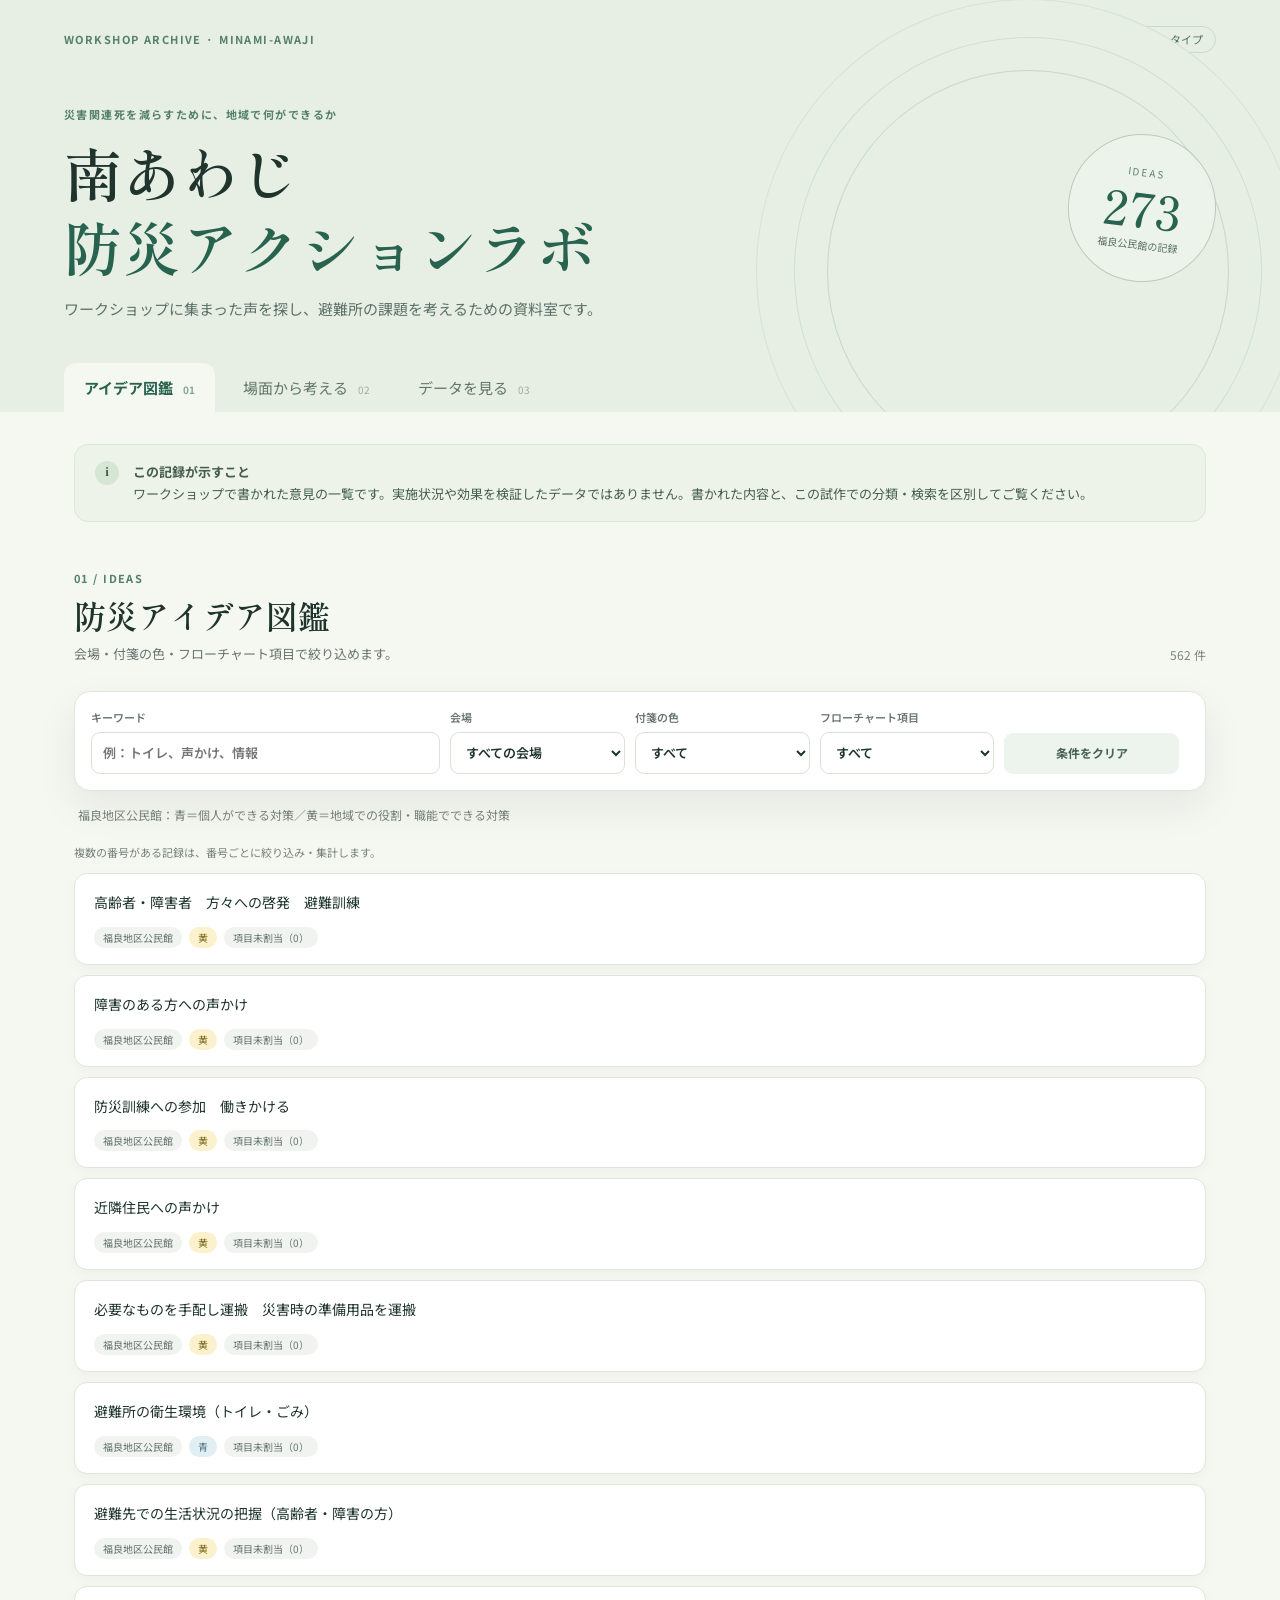
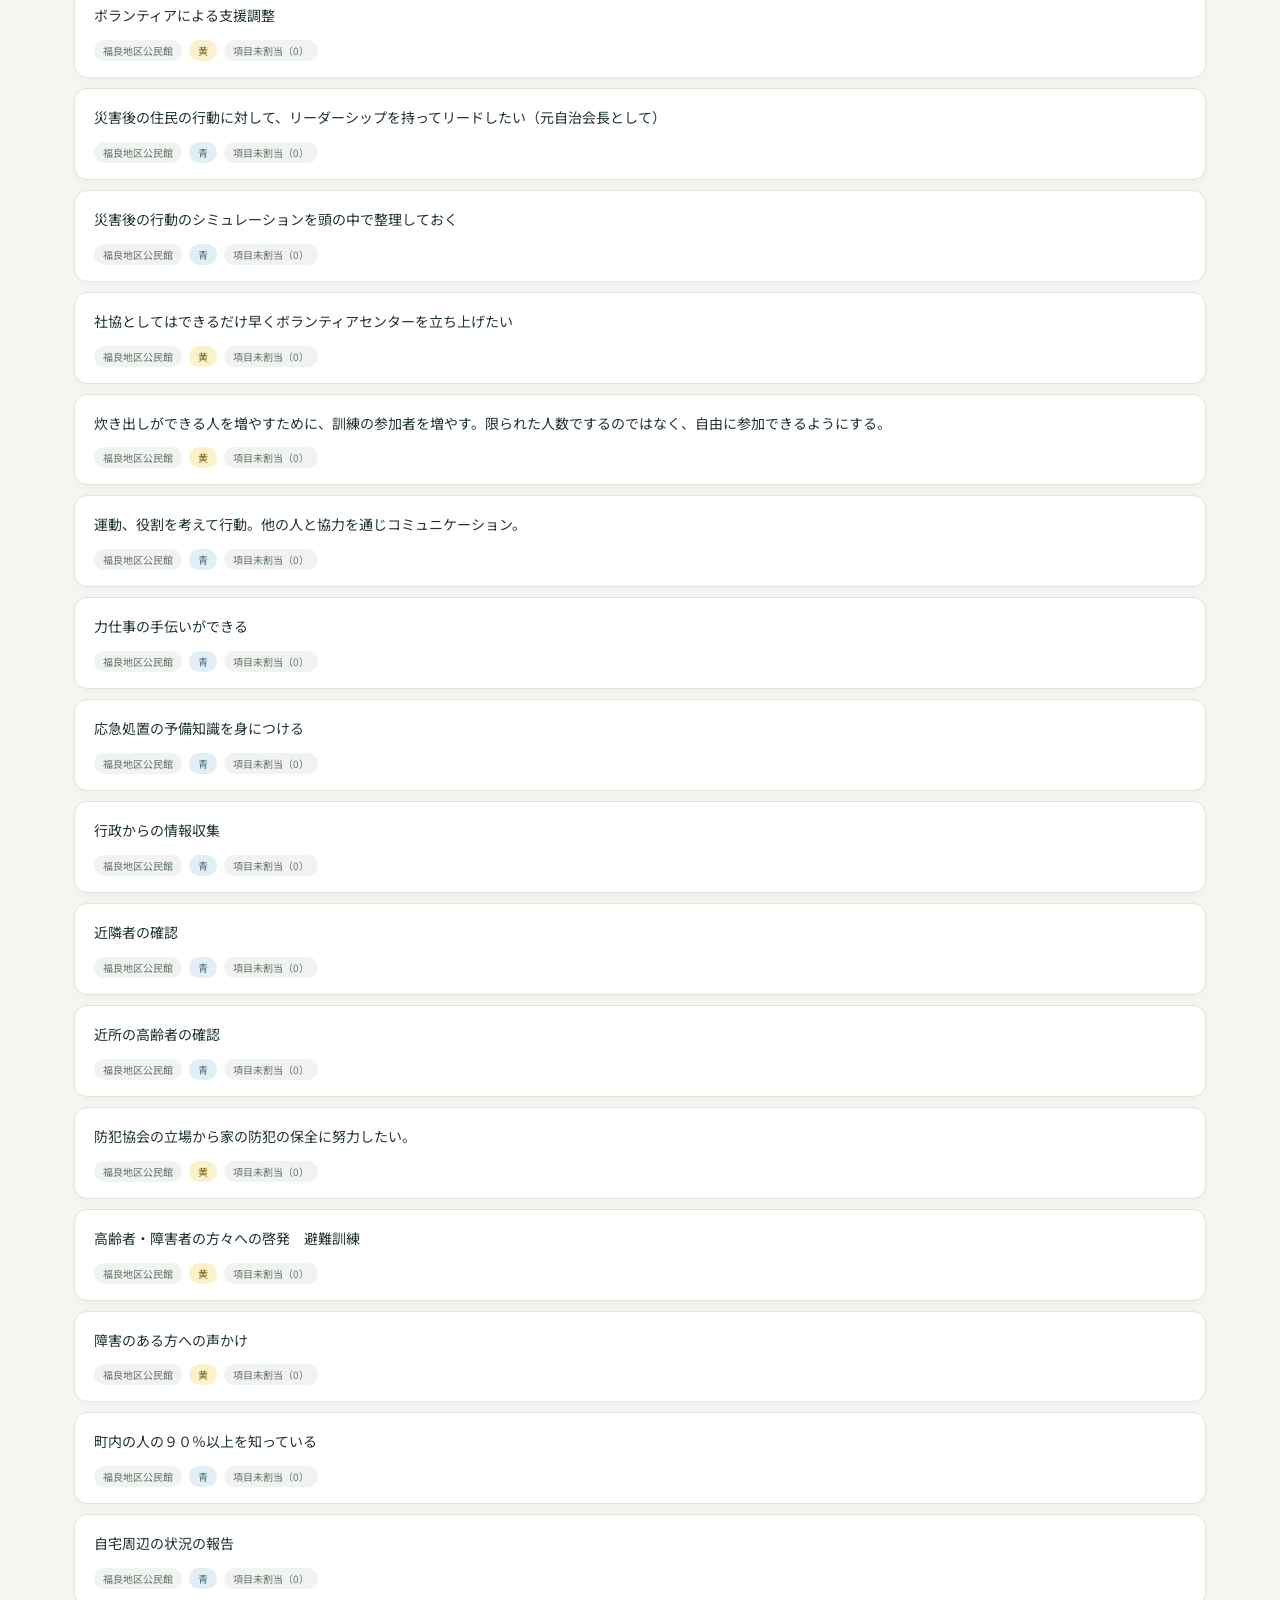
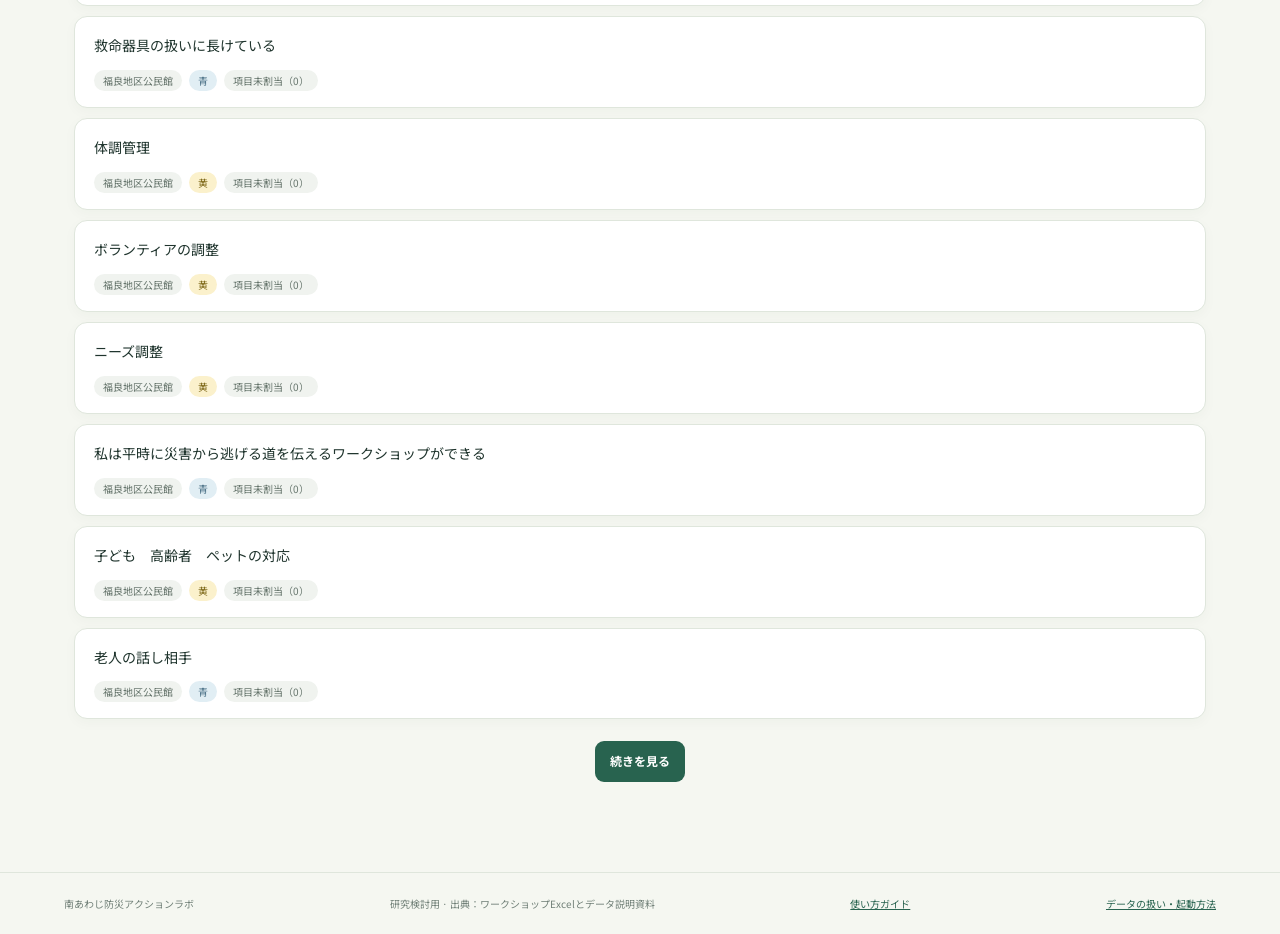
<file: index.html>
<!doctype html>
<html lang="ja">
<head>
  <meta charset="utf-8">
  <meta name="viewport" content="width=device-width, initial-scale=1">
  <meta name="theme-color" content="#f5f7f1">
  <title>南あわじ防災アクションラボ</title>
  <link rel="stylesheet" href="styles.css">
</head>
<body>
  <header class="hero">
    <div class="hero-top"><span class="eyebrow">WORKSHOP ARCHIVE · MINAMI-AWAJI</span><div class="hero-links"><a href="guide.html">使い方ガイド</a><span class="version">研究用プロトタイプ</span></div></div>
    <div class="hero-content"><div><p class="kicker">災害関連死を減らすために、地域で何ができるか</p><h1>南あわじ<br><em>防災アクションラボ</em></h1><p class="intro">ワークショップに集まった声を探し、避難所の課題を考えるための資料室です。</p></div><div class="hero-stamp"><span>IDEAS</span><b>273</b><small>福良公民館の記録</small></div></div>
    <nav class="tabs" aria-label="メインメニュー"><button class="tab active" data-page="ideas">アイデア図鑑 <span>01</span></button><button class="tab" data-page="scenario">場面から考える <span>02</span></button><button class="tab" data-page="analysis">データを見る <span>03</span></button></nav>
  </header>
  <main>
    <section class="notice"><span class="notice-mark">i</span><p><b>この記録が示すこと</b><br>ワークショップで書かれた意見の一覧です。実施状況や効果を検証したデータではありません。書かれた内容と、この試作での分類・検索を区別してご覧ください。</p></section>
    <section id="page-ideas" class="page active">
      <div class="section-heading"><div><span class="eyebrow">01 / IDEAS</span><h2>防災アイデア図鑑</h2><p>会場・付箋の色・フローチャート項目で絞り込めます。</p></div><span class="record-total" id="idea-count"></span></div>
      <div class="filters"><label class="search-label">キーワード<input id="search" type="search" placeholder="例：トイレ、声かけ、情報" autocomplete="off"></label><label>会場<select id="venue-filter"></select></label><label>付箋の色<select id="color-filter"><option value="">すべて</option></select></label><label>フローチャート項目<select id="flow-filter"><option value="">すべて</option></select></label><button id="clear-filters" class="button subtle">条件をクリア</button></div>
      <p class="color-note" id="color-help"></p><p class="microcopy" id="flow-note"></p><div id="idea-list" class="idea-list" aria-live="polite"></div><button id="load-more" class="button load-more">続きを見る</button>
    </section>
    <section id="page-scenario" class="page">
      <div class="section-heading"><div><span class="eyebrow">02 / THINK THROUGH</span><h2>場面から考える</h2><p>避難所で起こりうる課題をひとつ選び、記録の中に関連する言葉を探します。</p></div></div>
      <div class="scenario-layout"><div class="scenario-picker"><span class="eyebrow">CHOOSE A CHALLENGE</span><div id="scenario-options" class="scenario-options"></div><p class="microcopy">「関連する記録」は、選んだ場面に設定した語が記録文に含まれるものを表示します。語の選定は試作上の編集判断です。</p></div><div class="scenario-result"><div class="result-label">WORKSHOP NOTES</div><h3 id="scenario-title">場面を選んでください</h3><div id="scenario-list" class="idea-list"></div></div></div>
    </section>
    <section id="page-analysis" class="page">
      <div class="section-heading"><div><span class="eyebrow">03 / DATA OVERVIEW</span><h2>記録の分布を見る</h2><p>空欄を除いた記録数です。色の意味や記録項目は会場ごとに異なります。</p></div></div>
      <div class="dashboard-controls"><label>会場<select id="dashboard-venue"></select></label><span class="dashboard-count" id="dashboard-total"></span></div>
      <div class="chart-grid"><article class="chart-card"><h3>会場ごとの記録数</h3><p class="chart-sub">空白の文言行を除いた記録行数です。</p><div id="chart-venues" class="bars"></div></article><article class="chart-card"><h3>付箋の色・記録区分</h3><p class="chart-sub" id="chart-color-sub"></p><div id="chart-colors" class="bars"></div></article><article class="chart-card wide"><h3>フローチャート項目</h3><p class="chart-sub">複数項目に対応する記録は項目ごとに数えます。福良公民館の「0」は項目番号として扱わず、未割当（0）にまとめています。福良小学校の「不明」は独立した区分として数えます。</p><div id="chart-flow" class="bars compact"></div></article></div>
      <details class="methods"><summary>集計と読み方について</summary><ul><li>タブ付きの代替シートは重複を避けるため使わず、原シートを会場ごとに1つ採用しました。</li><li>繰り返し出た意見は統合せず、記録行をそのまま数えています。</li><li>空白の文言行は除外しました。分類欄の空欄は未記入として表示します。</li><li>会場間で付箋の色の意味は異なります。同じ色を同じ意味として比較しません。</li></ul></details>
    </section>
  </main>
  <footer><span>南あわじ防災アクションラボ</span><span>研究検討用 · 出典：ワークショップExcelとデータ説明資料</span><a href="guide.html">使い方ガイド</a><a href="README.md">データの扱い・起動方法</a></footer>
  <script src="data.js"></script><script src="fukura-school-flow.js"></script><script src="app.js"></script>
</body>
</html>
</file>
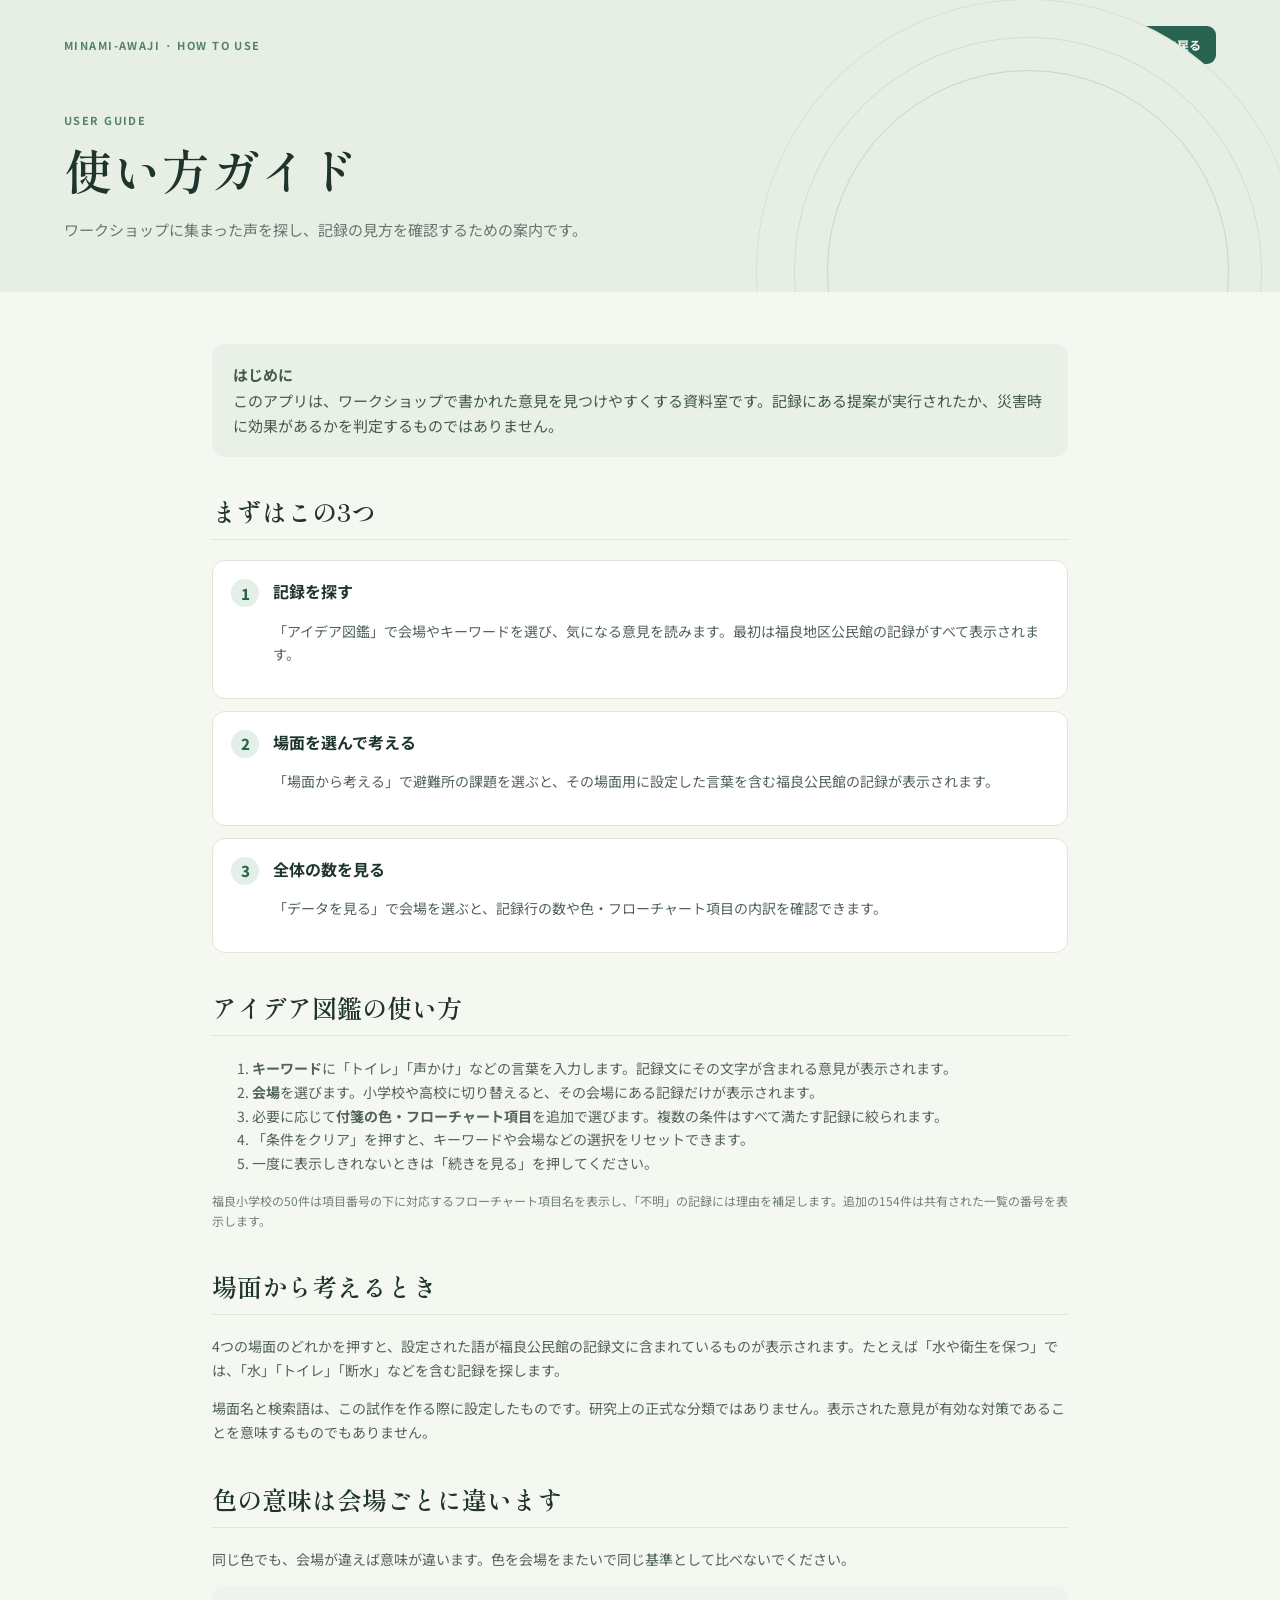
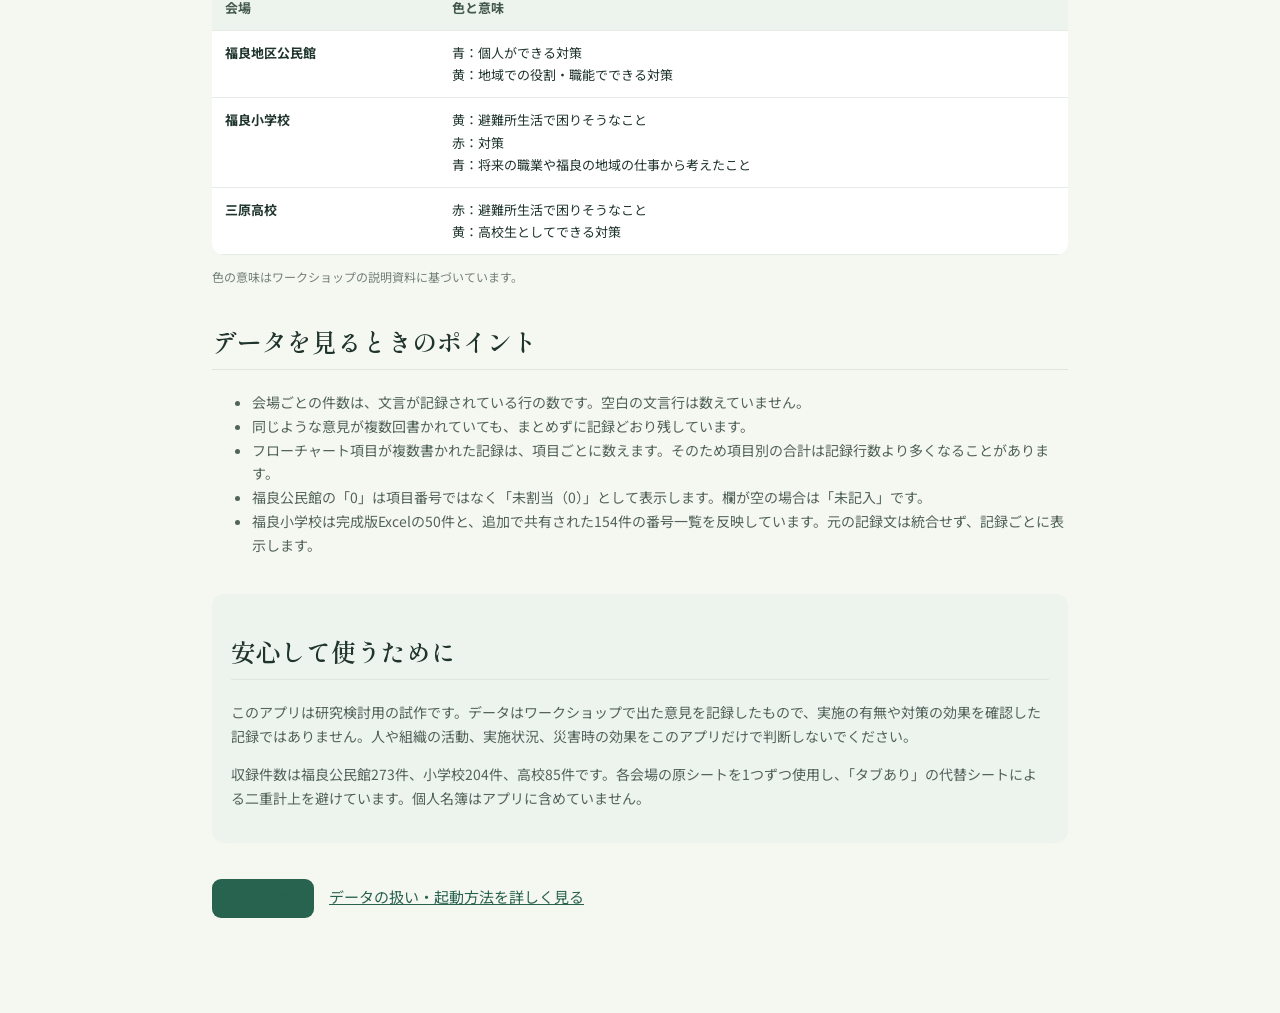
<file: guide.html>
<!doctype html>
<html lang="ja">
<head>
  <meta charset="utf-8">
  <meta name="viewport" content="width=device-width, initial-scale=1">
  <title>使い方ガイド｜南あわじ防災アクションラボ</title>
  <link rel="stylesheet" href="styles.css">
  <style>
    .guide-wrap{max-width:900px;margin:0 auto;padding:30px 22px 80px}.guide-top{display:flex;justify-content:space-between;align-items:center;gap:12px}.back-link{display:inline-block;background:#28634f;color:#fff;text-decoration:none;padding:9px 15px;border-radius:9px;font-weight:700;font-size:12px}.guide-title{margin:42px 0 30px}.guide-title h1{font:600 clamp(31px,5vw,48px)/1.35 'Shippori Mincho',serif;margin:5px 0 12px}.guide-title p{color:#68766f}.guide-callout{background:#e8f0e7;padding:18px 21px;border-radius:13px;margin:22px 0 35px;color:#43594b}.guide-section{margin:36px 0}.guide-section h2{font:600 25px 'Shippori Mincho',serif;border-bottom:1px solid #dfe6dc;padding-bottom:10px}.guide-section h3{font-size:16px;margin:23px 0 7px}.guide-section p,.guide-section li{font-size:14px;color:#52635a}.guide-steps{counter-reset:steps;display:grid;gap:12px}.guide-step{background:#fff;border:1px solid #dfe6dc;padding:17px 19px 17px 60px;border-radius:13px;position:relative}.guide-step:before{counter-increment:steps;content:counter(steps);position:absolute;left:18px;top:18px;width:28px;height:28px;display:grid;place-items:center;border-radius:50%;background:#e4f0e7;color:#28634f;font-weight:800}.guide-step h3{margin:0 0 4px}.guide-section table{border-collapse:collapse;width:100%;background:#fff;border-radius:12px;overflow:hidden;font-size:13px}.guide-section th,.guide-section td{padding:11px 13px;border-bottom:1px solid #e6ebe5;text-align:left;vertical-align:top}.guide-section th{background:#edf3ed;color:#43594b}.guide-section td:first-child{white-space:nowrap;font-weight:700}.guide-small{font-size:12px!important;color:#718078!important}.guide-end{padding:19px;background:#edf3ed;border-radius:13px}.guide-wrap a{color:#28634f}@media(max-width:600px){.guide-wrap{padding:19px 15px 55px}.guide-title{margin-top:30px}.guide-section table{font-size:11px}.guide-section th,.guide-section td{padding:8px 7px}.guide-section td:first-child{white-space:normal}}
  </style>
</head>
<body>
  <header class="hero" style="padding-bottom:20px">
    <div class="guide-top"><span class="eyebrow">MINAMI-AWAJI · HOW TO USE</span><a class="back-link" href="index.html">アプリに戻る</a></div>
    <div class="guide-title"><span class="eyebrow">USER GUIDE</span><h1>使い方ガイド</h1><p>ワークショップに集まった声を探し、記録の見方を確認するための案内です。</p></div>
  </header>
  <main class="guide-wrap">
    <div class="guide-callout"><b>はじめに</b><br>このアプリは、ワークショップで書かれた意見を見つけやすくする資料室です。記録にある提案が実行されたか、災害時に効果があるかを判定するものではありません。</div>
    <section class="guide-section">
      <h2>まずはこの3つ</h2>
      <div class="guide-steps">
        <article class="guide-step"><h3>記録を探す</h3><p>「アイデア図鑑」で会場やキーワードを選び、気になる意見を読みます。最初は福良地区公民館の記録がすべて表示されます。</p></article>
        <article class="guide-step"><h3>場面を選んで考える</h3><p>「場面から考える」で避難所の課題を選ぶと、その場面用に設定した言葉を含む福良公民館の記録が表示されます。</p></article>
        <article class="guide-step"><h3>全体の数を見る</h3><p>「データを見る」で会場を選ぶと、記録行の数や色・フローチャート項目の内訳を確認できます。</p></article>
      </div>
    </section>
    <section class="guide-section">
      <h2>アイデア図鑑の使い方</h2>
      <ol>
        <li><b>キーワード</b>に「トイレ」「声かけ」などの言葉を入力します。記録文にその文字が含まれる意見が表示されます。</li>
        <li><b>会場</b>を選びます。小学校や高校に切り替えると、その会場にある記録だけが表示されます。</li>
        <li>必要に応じて<b>付箋の色・フローチャート項目</b>を追加で選びます。複数の条件はすべて満たす記録に絞られます。</li>
        <li>「条件をクリア」を押すと、キーワードや会場などの選択をリセットできます。</li>
        <li>一度に表示しきれないときは「続きを見る」を押してください。</li>
      </ol>
      <p class="guide-small">福良小学校の50件は項目番号の下に対応するフローチャート項目名を表示し、「不明」の記録には理由を補足します。追加の154件は共有された一覧の番号を表示します。</p>
    </section>
    <section class="guide-section">
      <h2>場面から考えるとき</h2>
      <p>4つの場面のどれかを押すと、設定された語が福良公民館の記録文に含まれているものが表示されます。たとえば「水や衛生を保つ」では、「水」「トイレ」「断水」などを含む記録を探します。</p>
      <p>場面名と検索語は、この試作を作る際に設定したものです。研究上の正式な分類ではありません。表示された意見が有効な対策であることを意味するものでもありません。</p>
    </section>
    <section class="guide-section">
      <h2>色の意味は会場ごとに違います</h2>
      <p>同じ色でも、会場が違えば意味が違います。色を会場をまたいで同じ基準として比べないでください。</p>
      <table><thead><tr><th>会場</th><th>色と意味</th></tr></thead><tbody>
        <tr><td>福良地区公民館</td><td>青：個人ができる対策<br>黄：地域での役割・職能でできる対策</td></tr>
        <tr><td>福良小学校</td><td>黄：避難所生活で困りそうなこと<br>赤：対策<br>青：将来の職業や福良の地域の仕事から考えたこと</td></tr>
        <tr><td>三原高校</td><td>赤：避難所生活で困りそうなこと<br>黄：高校生としてできる対策</td></tr>
      </tbody></table>
      <p class="guide-small">色の意味はワークショップの説明資料に基づいています。</p>
    </section>
    <section class="guide-section">
      <h2>データを見るときのポイント</h2>
      <ul>
        <li>会場ごとの件数は、文言が記録されている行の数です。空白の文言行は数えていません。</li>
        <li>同じような意見が複数回書かれていても、まとめずに記録どおり残しています。</li>
        <li>フローチャート項目が複数書かれた記録は、項目ごとに数えます。そのため項目別の合計は記録行数より多くなることがあります。</li>
        <li>福良公民館の「0」は項目番号ではなく「未割当（0）」として表示します。欄が空の場合は「未記入」です。</li>
         <li>福良小学校は完成版Excelの50件と、追加で共有された154件の番号一覧を反映しています。元の記録文は統合せず、記録ごとに表示します。</li>
      </ul>
    </section>
    <section class="guide-section guide-end">
      <h2>安心して使うために</h2>
      <p>このアプリは研究検討用の試作です。データはワークショップで出た意見を記録したもので、実施の有無や対策の効果を確認した記録ではありません。人や組織の活動、実施状況、災害時の効果をこのアプリだけで判断しないでください。</p>
      <p>収録件数は福良公民館273件、小学校204件、高校85件です。各会場の原シートを1つずつ使用し、「タブあり」の代替シートによる二重計上を避けています。個人名簿はアプリに含めていません。</p>
    </section>
    <p><a class="back-link" href="index.html">アプリに戻る</a>　<a href="README.md">データの扱い・起動方法を詳しく見る</a></p>
  </main>
</body>
</html>
</file>
<file: styles.css>
@import url('https://fonts.googleapis.com/css2?family=Noto+Sans+JP:wght@400;500;600;700;800&family=Shippori+Mincho:wght@500;600;700&display=swap');
.hero-links{display:flex;align-items:center;gap:14px}.hero-links a{color:var(--green);letter-spacing:0;font-weight:700}
:root{--ink:#1f342d;--muted:#68766f;--paper:#f5f7f1;--white:#fff;--line:#dfe6dc;--green:#28634f;--mint:#e4f0e7;--orange:#df8359;--yellow:#f5d865;--blue:#9bbdd2;--red:#e9a18d;--shadow:0 16px 42px #16372a12}*{box-sizing:border-box}[hidden]{display:none!important}body{margin:0;background:var(--paper);color:var(--ink);font-family:'Noto Sans JP',sans-serif;font-size:15px;line-height:1.7}.hero{background:#e7efe5;padding:26px max(5vw,24px) 0;position:relative;overflow:hidden}.hero:after{content:'';position:absolute;width:400px;height:400px;border-radius:50%;border:1px solid #c6d9cb;right:4%;top:70px;box-shadow:0 0 0 32px #e7efe5,0 0 0 33px #cfdfd1,0 0 0 70px #e7efe5,0 0 0 71px #d5e2d5;pointer-events:none}.hero-top,.hero-content,.tabs{max-width:1180px;margin:auto}.hero-top{display:flex;justify-content:space-between;align-items:center;font-size:11px;letter-spacing:.12em;color:#557266}.version{border:1px solid #cbdacf;border-radius:50px;padding:3px 12px;letter-spacing:0}.hero-content{min-height:310px;display:flex;align-items:center;justify-content:space-between;position:relative;z-index:1;padding:34px 0}.kicker,.eyebrow{font-size:11px;font-weight:700;letter-spacing:.13em;color:#54806c}.hero h1{font:600 clamp(34px,5vw,58px)/1.28 'Shippori Mincho',serif;letter-spacing:.02em;margin:8px 0 12px}.hero h1 em{font-style:normal;color:var(--green)}.intro{color:#5d7168;margin:0}.hero-stamp{width:148px;height:148px;border:1px solid #b6ccbb;border-radius:50%;display:flex;flex-direction:column;align-items:center;justify-content:center;transform:rotate(7deg);background:#edf4ecdd}.hero-stamp span{font-size:10px;letter-spacing:.18em;color:#62816e}.hero-stamp b{font:500 47px 'Shippori Mincho',serif;color:var(--green);line-height:1.2}.hero-stamp small{font-size:10px;color:#607469}.tabs{display:flex;gap:8px;position:relative;z-index:2}.tab{font:inherit;border:0;background:transparent;padding:12px 20px;color:#62766a;cursor:pointer;border-radius:12px 12px 0 0}.tab span{font-size:10px;opacity:.55;margin-left:7px}.tab.active{background:var(--paper);color:var(--green);font-weight:700}main{max-width:1180px;margin:32px auto 90px;padding:0 24px}.notice{display:flex;gap:14px;background:#edf3e9;border:1px solid #dbe7d9;padding:16px 20px;border-radius:14px;color:#455e50;font-size:13px;margin-bottom:42px}.notice p{margin:0}.notice-mark{flex:0 0 24px;height:24px;border-radius:50%;background:#d5e6d5;text-align:center;font-family:serif;font-weight:bold}.page{display:none}.page.active{display:block}.section-heading{display:flex;justify-content:space-between;align-items:flex-end;margin-bottom:26px}.section-heading h2{font:600 32px 'Shippori Mincho',serif;margin:2px 0 5px}.section-heading p{margin:0;color:var(--muted);font-size:13px}.record-total{color:#77867c;font-size:12px}.filters{display:grid;grid-template-columns:2fr repeat(4,1fr) auto;align-items:end;gap:10px;padding:16px;background:white;border:1px solid var(--line);border-radius:16px;box-shadow:var(--shadow)}label{display:flex;flex-direction:column;gap:5px;color:#68766f;font-size:11px;font-weight:600}input,select{height:42px;border:1px solid #d9e2d9;border-radius:9px;padding:0 11px;font:inherit;font-size:13px;color:var(--ink);background:#fff;min-width:0}input:focus,select:focus,button:focus-visible,a:focus-visible,summary:focus-visible{outline:3px solid #92c6a5;outline-offset:2px}.button{font:inherit;cursor:pointer;border:0;border-radius:9px;padding:10px 15px;font-size:12px;font-weight:700}.subtle{background:#edf3ed;color:#486353}.color-note{font-size:12px;color:#758179;margin:14px 4px 18px}.idea-list{display:grid;gap:10px}.idea-card{background:white;border:1px solid var(--line);border-radius:13px;padding:16px 19px;box-shadow:0 4px 13px #183a2b08}.idea-text{font-size:14px;line-height:1.85;white-space:pre-wrap;overflow-wrap:anywhere}.idea-meta{display:flex;flex-wrap:wrap;gap:7px;margin-top:11px}.tag{font-size:10px;border-radius:30px;padding:2px 9px;background:#f0f3ef;color:#66756c}.tag.color-青{background:#e1eef4;color:#52778c}.tag.color-黄{background:#fbf1cc;color:#806b1c}.tag.color-赤{background:#f7e5df;color:#945e4a}.empty{background:#fff;border:1px dashed #cad8ca;padding:30px;text-align:center;color:#718076;border-radius:12px}.load-more{display:block;background:var(--green);color:white;margin:22px auto}.scenario-layout{display:grid;grid-template-columns:330px 1fr;gap:20px}.scenario-picker,.scenario-result{background:#fff;border:1px solid var(--line);border-radius:18px;padding:23px;box-shadow:var(--shadow)}.scenario-options{display:grid;gap:9px;margin:14px 0}.scenario-option{font:inherit;text-align:left;padding:12px 14px;background:#f6f8f5;border:1px solid #e3e9e2;border-radius:11px;cursor:pointer;color:var(--ink)}.scenario-option small{display:block;color:#738078;font-size:10px}.scenario-option.selected{background:#e6f1e8;border-color:#a9cbb1;color:#245840}.microcopy,.chart-sub{font-size:11px;color:#77837b;line-height:1.7}.result-label{font-size:10px;letter-spacing:.14em;color:#7e9184;font-weight:bold}.scenario-result h3{font:600 22px 'Shippori Mincho',serif;margin:4px 0 18px}.dashboard-controls{display:flex;align-items:end;gap:18px;background:#fff;border:1px solid var(--line);padding:14px 18px;border-radius:13px;margin-bottom:18px}.dashboard-controls label{width:min(330px,60%)}.dashboard-count{font-size:13px;color:#64766a;padding-bottom:9px}.chart-grid{display:grid;grid-template-columns:1fr 1fr;gap:14px}.chart-card{background:#fff;border:1px solid var(--line);border-radius:16px;padding:21px;min-width:0}.chart-card h3{font:600 17px 'Shippori Mincho',serif;margin:0}.chart-sub{margin:4px 0 14px;min-height:36px}.chart-card.wide{grid-column:1/-1}.bars{display:grid;gap:9px}.bar-row{display:grid;grid-template-columns:minmax(100px,150px) 1fr 44px;align-items:center;gap:10px;font-size:11px}.bar-label{overflow-wrap:anywhere;color:#586b60}.bar-track{height:10px;background:#eff3ee;border-radius:9px;overflow:hidden}.bar-fill{height:100%;border-radius:9px;background:#79a889;min-width:0}.bar-fill.blue{background:#8db6c8}.bar-fill.yellow{background:#e4c75a}.bar-fill.red{background:#dd9179}.bar-fill.gray{background:#b9c5bb}.bar-value{text-align:right;color:#718078;font-variant-numeric:tabular-nums}.compact{grid-template-columns:1fr 1fr;gap:10px 28px}.methods{background:#eef3ed;border-radius:12px;margin-top:18px;padding:14px 18px;color:#52645a;font-size:12px}.methods summary{cursor:pointer;font-weight:700}.methods li{margin:5px 0}footer{border-top:1px solid var(--line);display:flex;justify-content:space-between;gap:15px;flex-wrap:wrap;padding:22px max(5vw,24px);font-size:10px;color:#718078}footer a{color:var(--green)}@media(max-width:850px){.filters{grid-template-columns:repeat(3,1fr)}.filters .search-label{grid-column:span 2}.scenario-layout{grid-template-columns:1fr}.hero:after{right:-220px}.hero-content{min-height:280px}.chart-grid{grid-template-columns:1fr}.chart-card.wide{grid-column:auto}.compact{grid-template-columns:1fr}}@media(max-width:560px){body{font-size:14px}.hero{padding:17px 18px 0}.hero-top{font-size:9px}.hero-content{min-height:250px;padding:25px 0}.hero h1{font-size:37px}.hero-stamp{width:100px;height:100px}.hero-stamp b{font-size:34px}.hero-stamp small{font-size:8px}.tabs{gap:0;margin:0 -4px}.tab{font-size:11px;padding:11px 9px;flex:1}.tab span{display:none}main{padding:0 15px;margin-top:22px}.section-heading h2{font-size:27px}.section-heading p{font-size:12px}.filters{grid-template-columns:1fr 1fr;padding:12px}.filters .search-label{grid-column:1/-1}.filters label:last-of-type{grid-column:1/-1}.filters .button{grid-column:1/-1}.idea-card{padding:13px}.idea-text{font-size:13px}.scenario-picker,.scenario-result{padding:17px}.bar-row{grid-template-columns:90px 1fr 35px;font-size:10px}.chart-card{padding:16px}}

.idea-detail{margin:10px 0 0;padding:9px 11px;border-left:3px solid #8aa795;background:#f3f7f1;color:#53665b;font-size:12px;line-height:1.65}.idea-detail b{color:#334b3f}
</file>
